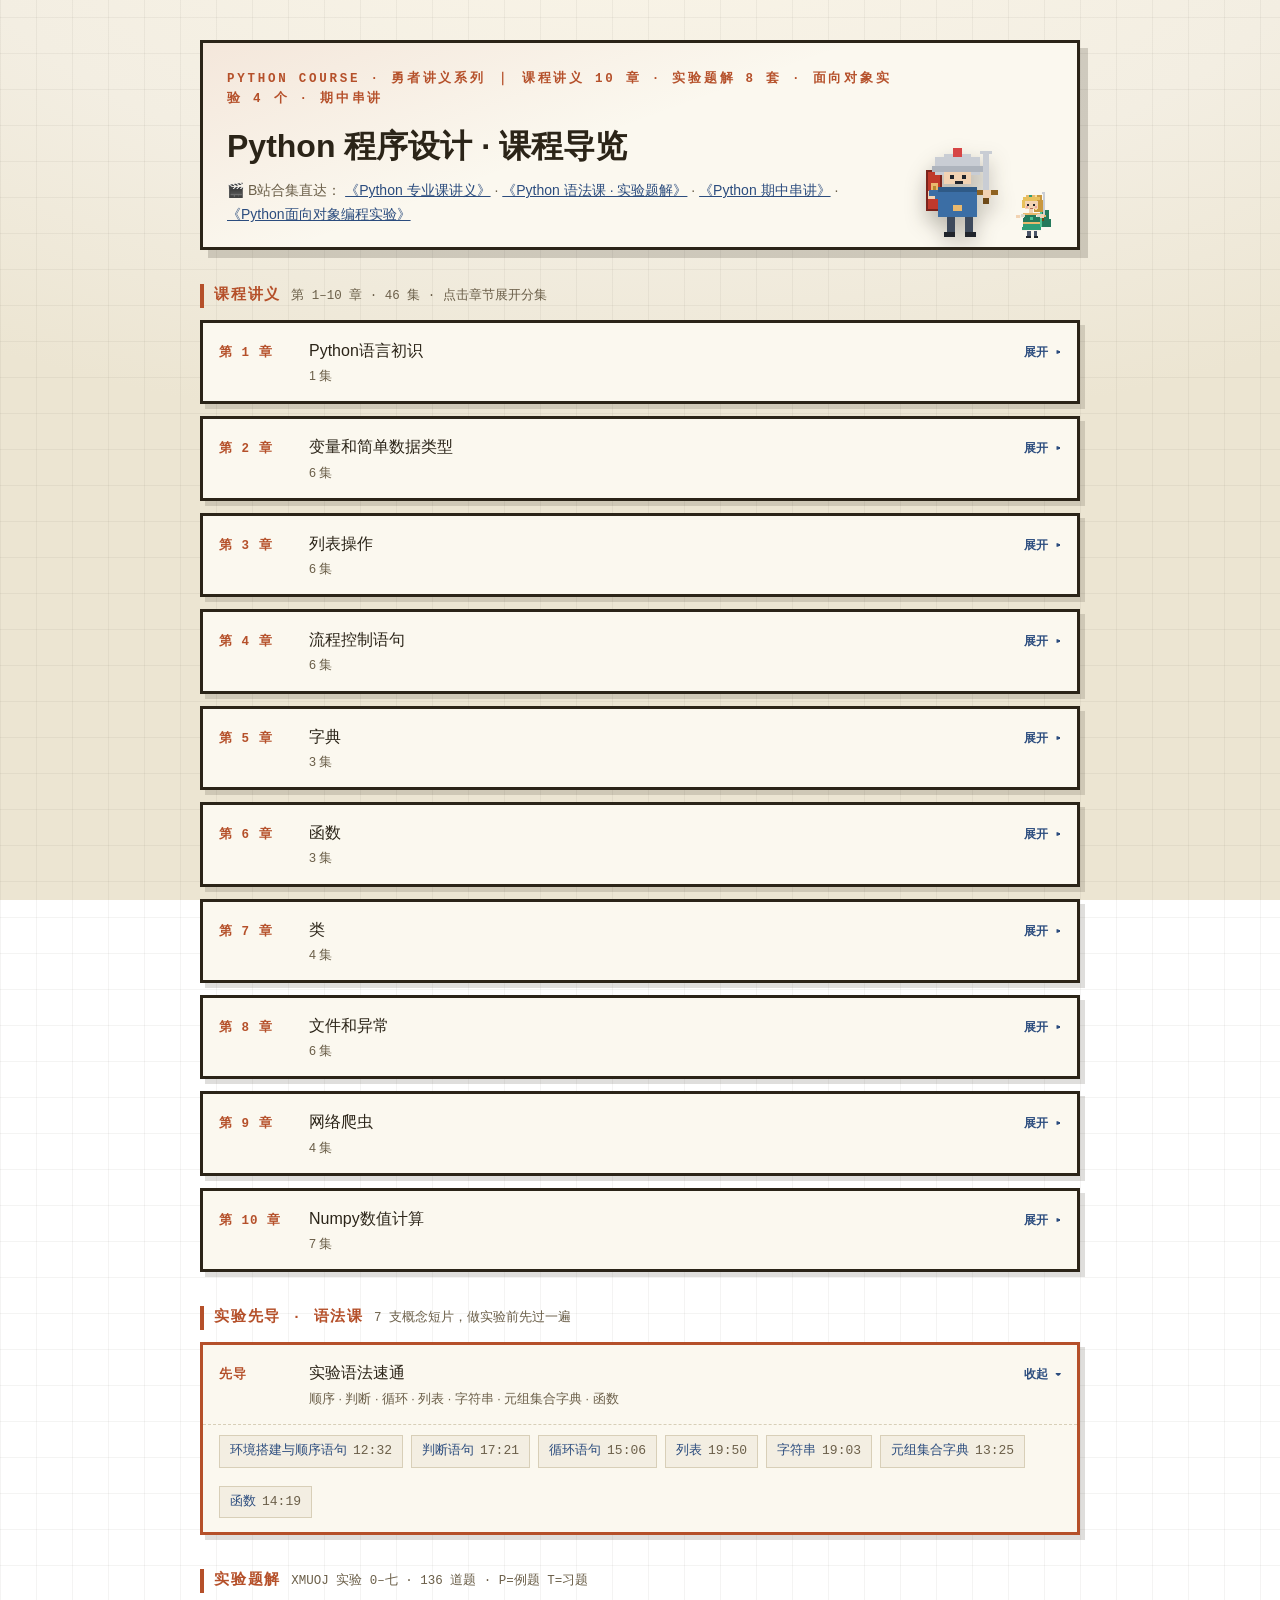
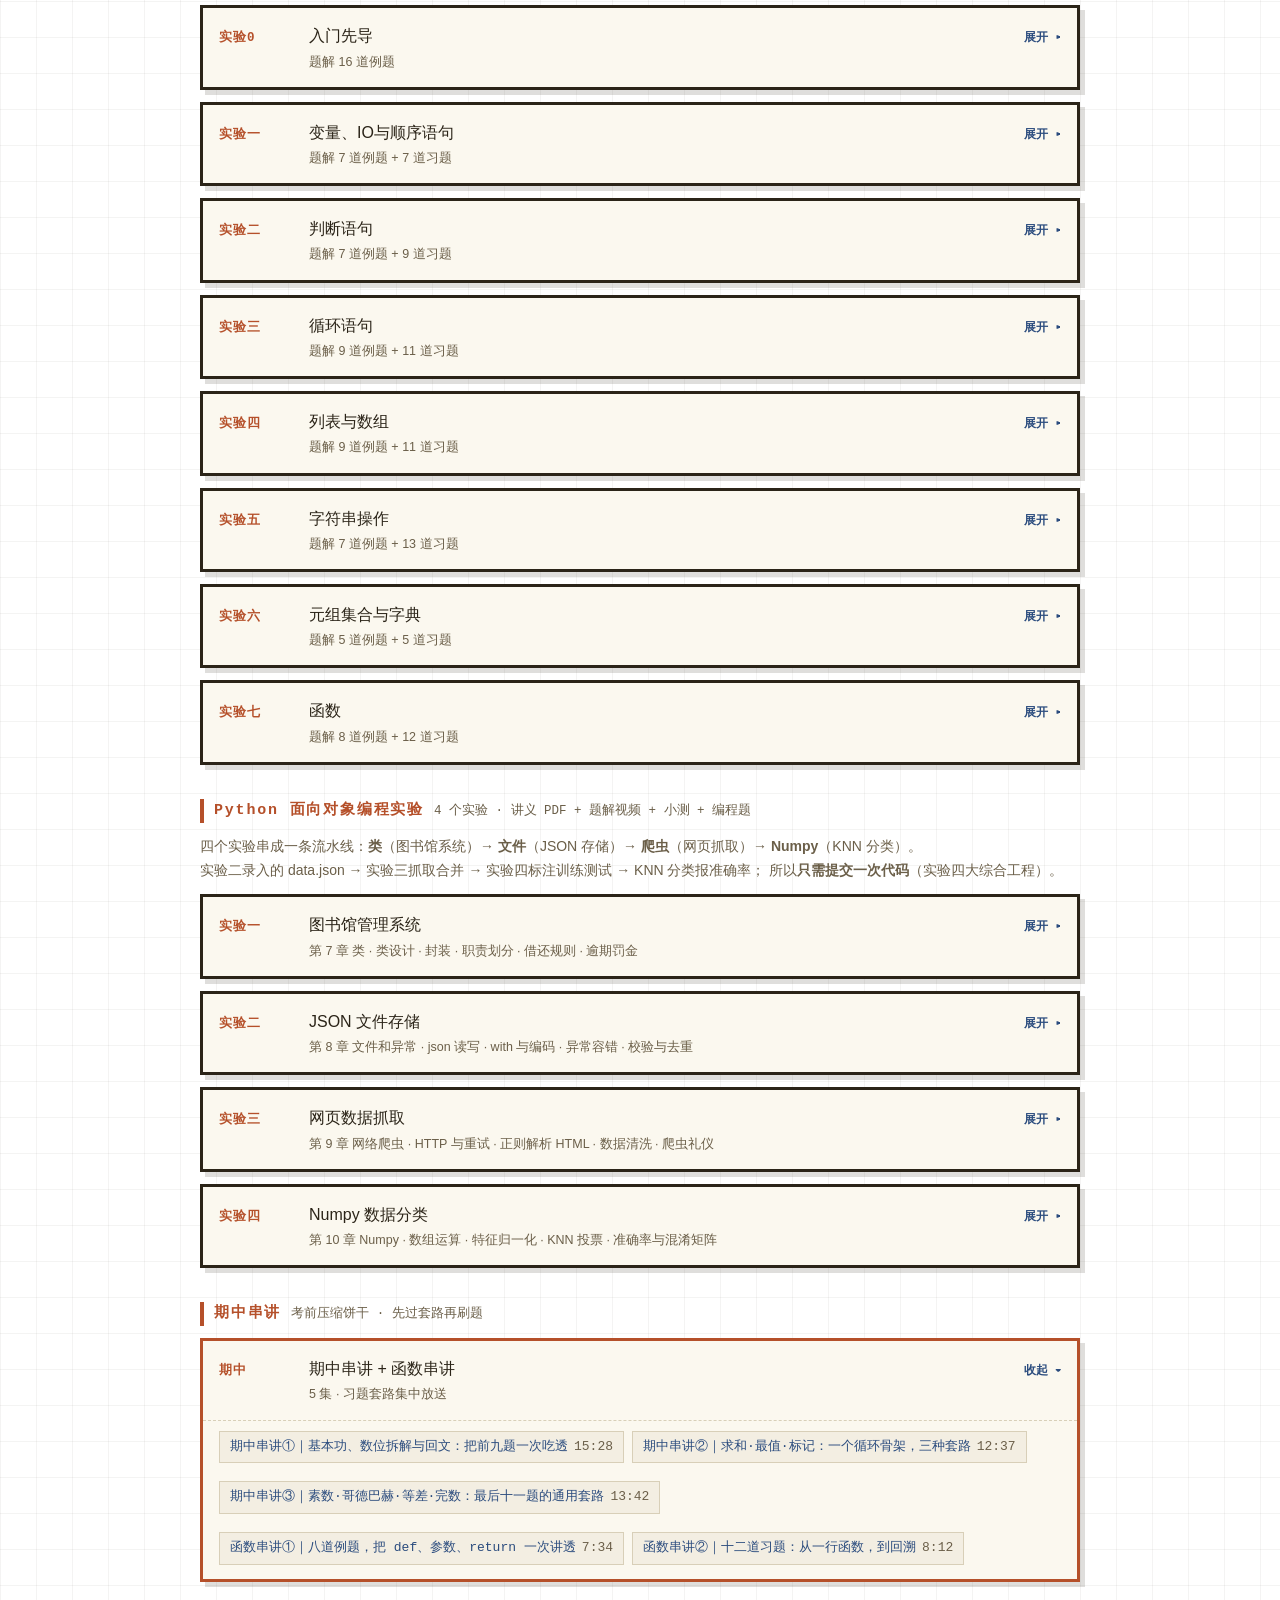
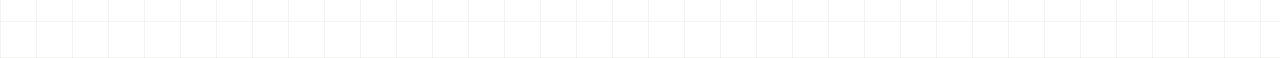
<file: PythonCourse/index.html>
<!DOCTYPE html><html lang="zh-CN"><head><meta charset="UTF-8">
<meta name="viewport" content="width=device-width,initial-scale=1">
<title>Python 程序设计 · 勇者讲义课程导览</title><style>
*{box-sizing:border-box}
body{margin:0;color:#2b2418;font:16px/1.7 -apple-system,"PingFang SC","Microsoft YaHei",sans-serif;
padding:40px max(16px,env(safe-area-inset-left)) 64px max(16px,env(safe-area-inset-right));
background:repeating-linear-gradient(0deg,rgba(43,36,24,.05) 0 1px,transparent 1px 36px),
repeating-linear-gradient(90deg,rgba(43,36,24,.05) 0 1px,transparent 1px 36px),
radial-gradient(1200px 560px at 50% -120px,#faf5e8 0%,#f3eee2 58%,#ece5d2 100%) fixed}
main{max-width:880px;margin:0 auto}
header{position:relative;padding:26px 180px 20px 24px;margin-bottom:14px;overflow:hidden;
background:linear-gradient(160deg,rgba(181,80,42,.10),transparent 46%),#fbf8ef;
border:3px solid #2b2418;box-shadow:8px 8px 0 rgba(43,36,24,.18)}
@media(max-width:700px){header{padding-right:24px}}
header::before,header::after{content:"";position:absolute;width:16px;height:16px;border:3px solid #b5502a}
header::before{top:-3px;left:-3px;border-right:none;border-bottom:none}
header::after{bottom:-3px;right:-3px;border-left:none;border-top:none}
.kicker{font:600 12.5px/1.6 ui-monospace,Menlo,monospace;letter-spacing:.22em;color:#b5502a}
h1{font-size:clamp(24px,4.4vw,32px);margin:10px 0 6px}
.lead{color:#6b5f49;font-size:14px;margin:6px 0 0}
.lead a{color:#2b4c7e}
.sprites{position:absolute;right:18px;bottom:0;display:flex;align-items:flex-end;pointer-events:none}
.sprites .h{width:120px;height:120px;image-rendering:pixelated;filter:drop-shadow(0 10px 10px rgba(43,36,24,.3))}
.sprites .v{width:60px;height:60px;image-rendering:pixelated;margin-left:-14px;margin-bottom:4px}
@media(max-width:700px){.sprites{opacity:.3}}
h2{font:600 15px/1.6 ui-monospace,Menlo,monospace;letter-spacing:.12em;color:#b5502a;margin:34px 0 12px;
border-left:4px solid #b5502a;padding-left:10px}
h2 small{color:#6b5f49;font-weight:400;letter-spacing:0;margin-left:10px}
.card{border:3px solid #2b2418;background:#fbf8ef;margin-bottom:12px;box-shadow:5px 5px 0 rgba(43,36,24,.15)}
.card summary{display:flex;gap:14px;align-items:baseline;padding:14px 16px;cursor:pointer;list-style:none}
.card summary::-webkit-details-marker{display:none}
.card:hover{border-color:#b5502a}
.card[open]{border-color:#b5502a}
.no{flex:0 0 76px;font:600 12.5px/1.7 ui-monospace,Menlo,monospace;color:#b5502a;letter-spacing:.08em}
.t{font-size:16px;min-width:0}
.sub{display:block;font-size:12.5px;color:#6b5f49;margin-top:2px}
.vc{margin-left:auto;font:600 12px/1.8 ui-monospace,Menlo,monospace;color:#2b4c7e;white-space:nowrap}
.vc::after{content:'展开 ▸'}
.card[open] .vc::after{content:'收起 ▾'}
.eps{display:flex;flex-wrap:wrap;gap:8px;padding:0 16px 14px 16px;border-top:1px dashed #d8cfb8}
a.ep{font:13px/1.6 ui-monospace,Menlo,monospace;text-decoration:none;color:#2b4c7e;
background:#f3eee2;border:1px solid #d8cfb8;padding:5px 10px;margin-top:10px}
a.ep:hover{border-color:#b5502a;color:#b5502a}
a.ep b{color:#b5502a;font-weight:600}
.dur{color:#6b5f49;margin-left:6px}
</style></head><body><main>
<header>
  <div class="kicker">PYTHON COURSE · 勇者讲义系列 ｜ 课程讲义 10 章 · 实验题解 8 套 · 面向对象实验 4 个 · 期中串讲</div>
  <h1>Python 程序设计 · 课程导览</h1>
  <p class="lead">🎬 B站合集直达：
  <a href="https://space.bilibili.com/475155110/channel/seriesdetail?sid=9361217" target="_blank" rel="noopener">《Python 专业课讲义》</a> ·
  <a href="https://space.bilibili.com/475155110/channel/seriesdetail?sid=9321748" target="_blank" rel="noopener">《Python 语法课 · 实验题解》</a> ·
  <a href="https://space.bilibili.com/475155110/channel/seriesdetail?sid=9461078" target="_blank" rel="noopener">《Python 期中串讲》</a> ·
  <a href="https://space.bilibili.com/475155110/channel/seriesdetail?sid=9600313" target="_blank" rel="noopener">《Python面向对象编程实验》</a></p>
  <div class="sprites"><img class="h" src="assets/hero.svg"><img class="v" src="assets/vera.svg"></div>
</header>

<h2>课程讲义<small>第 1–10 章 · 46 集 · 点击章节展开分集</small></h2>
<details class="card"><summary>
      <span class="no">第 1 章</span>
      <span class="t">Python语言初识<span class="sub">1 集</span></span>
      <span class="vc"></span></summary><div class="eps"><a class="ep" href="https://www.bilibili.com/video/BV1fGJd6gE2Y" target="_blank" rel="noopener"><b></b> 环境搭建与第一个程序<span class="dur">12:32</span></a></div></details><details class="card"><summary>
      <span class="no">第 2 章</span>
      <span class="t">变量和简单数据类型<span class="sub">6 集</span></span>
      <span class="vc"></span></summary><div class="eps"><a class="ep" href="https://www.bilibili.com/video/BV1xAnn6WEqK" target="_blank" rel="noopener"><b>1/6</b> 变量与常量：名字、命名与赋值<span class="dur">5:36</span></a><a class="ep" href="https://www.bilibili.com/video/BV12Ann6WE7d" target="_blank" rel="noopener"><b>2/6</b> 字符串基础：引号、转义与常用操作<span class="dur">5:20</span></a><a class="ep" href="https://www.bilibili.com/video/BV14cnn6REyr" target="_blank" rel="noopener"><b>3/6</b> 字符串方法与格式化：切片、split、f-string<span class="dur">4:48</span></a><a class="ep" href="https://www.bilibili.com/video/BV14cnn6REk5" target="_blank" rel="noopener"><b>4/6</b> 数字与运算：整数、浮点、精度与 math<span class="dur">5:01</span></a><a class="ep" href="https://www.bilibili.com/video/BV14cnn6RE7Q" target="_blank" rel="noopener"><b>5/6</b> 输入与输出：print、input 与 f-string<span class="dur">4:08</span></a><a class="ep" href="https://www.bilibili.com/video/BV1yKnn6HEEr" target="_blank" rel="noopener"><b>6/6</b> 综合与陷阱：错误、引用与实战（收官）<span class="dur">4:54</span></a></div></details><details class="card"><summary>
      <span class="no">第 3 章</span>
      <span class="t">列表操作<span class="sub">6 集</span></span>
      <span class="vc"></span></summary><div class="eps"><a class="ep" href="https://www.bilibili.com/video/BV15xnn6BERj" target="_blank" rel="noopener"><b>1/6</b> 创建、索引与添加<span class="dur">7:41</span></a><a class="ep" href="https://www.bilibili.com/video/BV1ahnn6NE91" target="_blank" rel="noopener"><b>2/6</b> 删除与组织：del、pop、remove、排序<span class="dur">6:27</span></a><a class="ep" href="https://www.bilibili.com/video/BV1Vhnn6NEPL" target="_blank" rel="noopener"><b>3/6</b> 遍历与截取：for、range 与切片<span class="dur">5:57</span></a><a class="ep" href="https://www.bilibili.com/video/BV1Vbnn6iEU8" target="_blank" rel="noopener"><b>4/6</b> 元组：不可变的序列<span class="dur">5:47</span></a><a class="ep" href="https://www.bilibili.com/video/BV1Vbnn6iE23" target="_blank" rel="noopener"><b>5/6</b> 进阶（上）：方法辨析、排序 key、推导式<span class="dur">6:04</span></a><a class="ep" href="https://www.bilibili.com/video/BV1N1nn6REE5" target="_blank" rel="noopener"><b>6/6</b> 进阶（下）：拷贝、陷阱与综合<span class="dur">5:40</span></a></div></details><details class="card"><summary>
      <span class="no">第 4 章</span>
      <span class="t">流程控制语句<span class="sub">6 集</span></span>
      <span class="vc"></span></summary><div class="eps"><a class="ep" href="https://www.bilibili.com/video/BV1ULnJ6xETt" target="_blank" rel="noopener"><b>1/6</b> 赋值、输入与输出<span class="dur">7:23</span></a><a class="ep" href="https://www.bilibili.com/video/BV1uLnJ64EH7" target="_blank" rel="noopener"><b>2/6</b> 条件语句基础<span class="dur">7:00</span></a><a class="ep" href="https://www.bilibili.com/video/BV1canJ61E3c" target="_blank" rel="noopener"><b>3/6</b> 条件进阶：真值、短路、三元、match<span class="dur">7:19</span></a><a class="ep" href="https://www.bilibili.com/video/BV1canJ61EqM" target="_blank" rel="noopener"><b>4/6</b> for 循环与 range<span class="dur">6:21</span></a><a class="ep" href="https://www.bilibili.com/video/BV1nanJ61EgB" target="_blank" rel="noopener"><b>5/6</b> while、break 与 continue<span class="dur">5:53</span></a><a class="ep" href="https://www.bilibili.com/video/BV1whnJ6jEjC" target="_blank" rel="noopener"><b>6/6</b> 循环进阶与综合<span class="dur">7:50</span></a></div></details><details class="card"><summary>
      <span class="no">第 5 章</span>
      <span class="t">字典<span class="sub">3 集</span></span>
      <span class="vc"></span></summary><div class="eps"><a class="ep" href="https://www.bilibili.com/video/BV1sZnL63ETK" target="_blank" rel="noopener"><b>1/3</b> 键值对、创建与增删改查<span class="dur">11:41</span></a><a class="ep" href="https://www.bilibili.com/video/BV1xdnL6kELS" target="_blank" rel="noopener"><b>2/3</b> 七大方法与嵌套<span class="dur">11:34</span></a><a class="ep" href="https://www.bilibili.com/video/BV1xdnL6kELr" target="_blank" rel="noopener"><b>3/3</b> 推导式、实战与作业<span class="dur">14:57</span></a></div></details><details class="card"><summary>
      <span class="no">第 6 章</span>
      <span class="t">函数<span class="sub">3 集</span></span>
      <span class="vc"></span></summary><div class="eps"><a class="ep" href="https://www.bilibili.com/video/BV1v7nj6tE2c" target="_blank" rel="noopener"><b>1/3</b> 定义、返回值与传参<span class="dur">12:15</span></a><a class="ep" href="https://www.bilibili.com/video/BV1L7nj6tEjF" target="_blank" rel="noopener"><b>2/3</b> 作用域、传递列表与模块<span class="dur">9:13</span></a><a class="ep" href="https://www.bilibili.com/video/BV157nj6tEUG" target="_blank" rel="noopener"><b>3/3</b> lambda、实例与作业<span class="dur">7:11</span></a></div></details><details class="card"><summary>
      <span class="no">第 7 章</span>
      <span class="t">类<span class="sub">4 集</span></span>
      <span class="vc"></span></summary><div class="eps"><a class="ep" href="https://www.bilibili.com/video/BV1kKnE6CECe" target="_blank" rel="noopener"><b>1/4</b> 类与对象：定义、self 与构造析构<span class="dur">9:52</span></a><a class="ep" href="https://www.bilibili.com/video/BV1CNnE65E3y" target="_blank" rel="noopener"><b>2/4</b> 类属性、三种方法与特殊方法<span class="dur">8:43</span></a><a class="ep" href="https://www.bilibili.com/video/BV1WNnE65Euw" target="_blank" rel="noopener"><b>3/4</b> 继承、MRO 与多态<span class="dur">7:37</span></a><a class="ep" href="https://www.bilibili.com/video/BV1CNnE65EV2" target="_blank" rel="noopener"><b>4/4</b> 作用域、迭代器与常见陷阱<span class="dur">11:15</span></a></div></details><details class="card"><summary>
      <span class="no">第 8 章</span>
      <span class="t">文件和异常<span class="sub">6 集</span></span>
      <span class="vc"></span></summary><div class="eps"><a class="ep" href="https://www.bilibili.com/video/BV1J3nE6gEBY" target="_blank" rel="noopener"><b>1/6</b> 打开与读取：open、模式与编码<span class="dur">11:14</span></a><a class="ep" href="https://www.bilibili.com/video/BV17LnE6qE2c" target="_blank" rel="noopener"><b>2/6</b> 写入与 with：write、flush、列表推导<span class="dur">8:39</span></a><a class="ep" href="https://www.bilibili.com/video/BV1ZLnE6qERz" target="_blank" rel="noopener"><b>3/6</b> 路径与目录：os 模块、目录树与 os.walk<span class="dur">7:24</span></a><a class="ep" href="https://www.bilibili.com/video/BV17LnE6qEQ3" target="_blank" rel="noopener"><b>4/6</b> 常见文件格式：pathlib、csv、json 与二进制<span class="dur">8:53</span></a><a class="ep" href="https://www.bilibili.com/video/BV1f5nE6MEZR" target="_blank" rel="noopener"><b>5/6</b> 异常基础：try / except / else / finally<span class="dur">8:48</span></a><a class="ep" href="https://www.bilibili.com/video/BV1E5nE6MEkg" target="_blank" rel="noopener"><b>6/6</b> raise、断言与日志<span class="dur">9:47</span></a></div></details><details class="card"><summary>
      <span class="no">第 9 章</span>
      <span class="t">网络爬虫<span class="sub">4 集</span></span>
      <span class="vc"></span></summary><div class="eps"><a class="ep" href="https://www.bilibili.com/video/BV1FpWR6JEBg" target="_blank" rel="noopener"><b>1/4</b> 爬虫原理：URL、请求响应与 robots 协议<span class="dur">6:43</span></a><a class="ep" href="https://www.bilibili.com/video/BV1E4WR62EAz" target="_blank" rel="noopener"><b>2/4</b> requests：抓取网页与响应处理<span class="dur">5:53</span></a><a class="ep" href="https://www.bilibili.com/video/BV1ExWR67Esr" target="_blank" rel="noopener"><b>3/4</b> Beautiful Soup：解析 HTML 提取数据<span class="dur">6:07</span></a><a class="ep" href="https://www.bilibili.com/video/BV1ZxWR6jERz" target="_blank" rel="noopener"><b>4/4</b> 正则表达式与进阶：cookies、登录与浏览器控制<span class="dur">6:07</span></a></div></details><details class="card"><summary>
      <span class="no">第 10 章</span>
      <span class="t">Numpy数值计算<span class="sub">7 集</span></span>
      <span class="vc"></span></summary><div class="eps"><a class="ep" href="https://www.bilibili.com/video/BV1gkWR6iERa" target="_blank" rel="noopener"><b>1/7</b> NumPy 概述：ndarray 与向量化<span class="dur">5:56</span></a><a class="ep" href="https://www.bilibili.com/video/BV1DrWR6KErg" target="_blank" rel="noopener"><b>2/7</b> 数组创建：ndim、shape 与常用函数<span class="dur">3:20</span></a><a class="ep" href="https://www.bilibili.com/video/BV1grWR6TEtF" target="_blank" rel="noopener"><b>3/7</b> 索引与切片：视图、布尔与花式索引<span class="dur">3:19</span></a><a class="ep" href="https://www.bilibili.com/video/BV1arWR6TEAm" target="_blank" rel="noopener"><b>4/7</b> 变形与转置：reshape、transpose 与 flatten<span class="dur">2:47</span></a><a class="ep" href="https://www.bilibili.com/video/BV1u1WR6eExM" target="_blank" rel="noopener"><b>5/7</b> 数值运算与广播机制<span class="dur">4:13</span></a><a class="ep" href="https://www.bilibili.com/video/BV1UyWR6PEYh" target="_blank" rel="noopener"><b>6/7</b> 自学篇：排序筛选、随机种子与数据读写<span class="dur">3:21</span></a><a class="ep" href="https://www.bilibili.com/video/BV1SyWR6PEj7" target="_blank" rel="noopener"><b>7/7</b> 综合案例：成绩分析、数据清洗与数据集<span class="dur">3:45</span></a></div></details>

<h2>实验先导 · 语法课<small>7 支概念短片，做实验前先过一遍</small></h2>
<details class="card" open><summary>
  <span class="no">先导</span>
  <span class="t">实验语法速通<span class="sub">顺序 · 判断 · 循环 · 列表 · 字符串 · 元组集合字典 · 函数</span></span>
  <span class="vc"></span></summary><div class="eps"><a class="ep" href="https://www.bilibili.com/video/BV1Ewpm6oE91" target="_blank" rel="noopener">环境搭建与顺序语句<span class="dur">12:32</span></a><a class="ep" href="https://www.bilibili.com/video/BV1zwpm6dETP" target="_blank" rel="noopener">判断语句<span class="dur">17:21</span></a><a class="ep" href="https://www.bilibili.com/video/BV1zwpm6dEL6" target="_blank" rel="noopener">循环语句<span class="dur">15:06</span></a><a class="ep" href="https://www.bilibili.com/video/BV1qTpm6pEMW" target="_blank" rel="noopener">列表<span class="dur">19:50</span></a><a class="ep" href="https://www.bilibili.com/video/BV1oTpm6pEi6" target="_blank" rel="noopener">字符串<span class="dur">19:03</span></a><a class="ep" href="https://www.bilibili.com/video/BV1qNpm69EXP" target="_blank" rel="noopener">元组集合字典<span class="dur">13:25</span></a><a class="ep" href="https://www.bilibili.com/video/BV1qNpm69Eqx" target="_blank" rel="noopener">函数<span class="dur">14:19</span></a></div></details>

<h2>实验题解<small>XMUOJ 实验 0–七 · 136 道题 · P=例题 T=习题</small></h2>
<details class="card"><summary>
      <span class="no">实验0</span>
      <span class="t">入门先导<span class="sub">题解 16 道例题</span></span>
      <span class="vc"></span></summary><div class="eps"><a class="ep" href="https://www.bilibili.com/video/BV1VHJy6vEo5" target="_blank" rel="noopener"><b>P01</b> A+B<span class="dur">4:51</span></a><a class="ep" href="https://www.bilibili.com/video/BV189J16aETW" target="_blank" rel="noopener"><b>P02</b> 简单乘积<span class="dur">5:14</span></a><a class="ep" href="https://www.bilibili.com/video/BV134Jy6wErg" target="_blank" rel="noopener"><b>P03</b> 差<span class="dur">5:01</span></a><a class="ep" href="https://www.bilibili.com/video/BV134Jy6wEmE" target="_blank" rel="noopener"><b>P04</b> 圆的面积<span class="dur">4:52</span></a><a class="ep" href="https://www.bilibili.com/video/BV1GsJy6YEmG" target="_blank" rel="noopener"><b>P05</b> 球的体积<span class="dur">4:56</span></a><a class="ep" href="https://www.bilibili.com/video/BV189J16aEgn" target="_blank" rel="noopener"><b>P06</b> 燃料消耗<span class="dur">4:40</span></a><a class="ep" href="https://www.bilibili.com/video/BV1S9J16aEse" target="_blank" rel="noopener"><b>P07</b> 名字的三种形式<span class="dur">5:24</span></a><a class="ep" href="https://www.bilibili.com/video/BV1mZJ16fEMU" target="_blank" rel="noopener"><b>P08</b> 名单的首尾<span class="dur">5:00</span></a><a class="ep" href="https://www.bilibili.com/video/BV14ZJ16fECr" target="_blank" rel="noopener"><b>P09</b> 收集摩托车<span class="dur">5:16</span></a><a class="ep" href="https://www.bilibili.com/video/BV1toJ168EdM" target="_blank" rel="noopener"><b>P10</b> 列表大扫除<span class="dur">5:42</span></a><a class="ep" href="https://www.bilibili.com/video/BV1toJ168EEB" target="_blank" rel="noopener"><b>P11</b> 名言<span class="dur">4:58</span></a><a class="ep" href="https://www.bilibili.com/video/BV1toJ168E7N" target="_blank" rel="noopener"><b>P12</b> 去除空白<span class="dur">4:47</span></a><a class="ep" href="https://www.bilibili.com/video/BV16VJ26UETd" target="_blank" rel="noopener"><b>P13</b> 嘉宾名单<span class="dur">5:16</span></a><a class="ep" href="https://www.bilibili.com/video/BV16VJ26UEwV" target="_blank" rel="noopener"><b>P14</b> 放眼世界<span class="dur">6:15</span></a><a class="ep" href="https://www.bilibili.com/video/BV1LnJy6KE7p" target="_blank" rel="noopener"><b>P15</b> 嘉宾人数<span class="dur">4:59</span></a><a class="ep" href="https://www.bilibili.com/video/BV1FVJ26SECo" target="_blank" rel="noopener"><b>P16</b> 最小数和它的位置<span class="dur">5:37</span></a></div></details><details class="card"><summary>
      <span class="no">实验一</span>
      <span class="t">变量、IO与顺序语句<span class="sub">题解 7 道例题 + 7 道习题</span></span>
      <span class="vc"></span></summary><div class="eps"><a class="ep" href="https://www.bilibili.com/video/BV1BGJy6rEfr" target="_blank" rel="noopener"><b>P01</b> 平均数1<span class="dur">5:05</span></a><a class="ep" href="https://www.bilibili.com/video/BV1CAJy6mENb" target="_blank" rel="noopener"><b>P02</b> 工资<span class="dur">5:09</span></a><a class="ep" href="https://www.bilibili.com/video/BV1AAJy6UESp" target="_blank" rel="noopener"><b>P03</b> 油耗<span class="dur">4:43</span></a><a class="ep" href="https://www.bilibili.com/video/BV1WCJy6nEsL" target="_blank" rel="noopener"><b>P04</b> 两点间的距离<span class="dur">4:57</span></a><a class="ep" href="https://www.bilibili.com/video/BV1nMJy65EkH" target="_blank" rel="noopener"><b>P05</b> 钞票<span class="dur">5:42</span></a><a class="ep" href="https://www.bilibili.com/video/BV1WCJy6nESD" target="_blank" rel="noopener"><b>P06</b> 时间转换<span class="dur">4:42</span></a><a class="ep" href="https://www.bilibili.com/video/BV1nMJy65Ez5" target="_blank" rel="noopener"><b>P07</b> 天数转换<span class="dur">5:02</span></a><a class="ep" href="https://www.bilibili.com/video/BV1nMJy65EX7" target="_blank" rel="noopener"><b>T01</b> 简单计算<span class="dur">5:09</span></a><a class="ep" href="https://www.bilibili.com/video/BV1HKJy61Em2" target="_blank" rel="noopener"><b>T02</b> 面积<span class="dur">5:28</span></a><a class="ep" href="https://www.bilibili.com/video/BV1HKJy61EV3" target="_blank" rel="noopener"><b>T03</b> 平均数2<span class="dur">4:58</span></a><a class="ep" href="https://www.bilibili.com/video/BV1rKJy61Eix" target="_blank" rel="noopener"><b>T04</b> 工资和奖金<span class="dur">5:34</span></a><a class="ep" href="https://www.bilibili.com/video/BV19AJ16iEim" target="_blank" rel="noopener"><b>T05</b> 最大值<span class="dur">4:35</span></a><a class="ep" href="https://www.bilibili.com/video/BV1kDJ26WEph" target="_blank" rel="noopener"><b>T06</b> 距离<span class="dur">5:04</span></a><a class="ep" href="https://www.bilibili.com/video/BV1wDJ26WEHZ" target="_blank" rel="noopener"><b>T07</b> 钞票和硬币<span class="dur">7:31</span></a></div></details><details class="card"><summary>
      <span class="no">实验二</span>
      <span class="t">判断语句<span class="sub">题解 7 道例题 + 9 道习题</span></span>
      <span class="vc"></span></summary><div class="eps"><a class="ep" href="https://www.bilibili.com/video/BV1LjJk6cEg7" target="_blank" rel="noopener"><b>P01</b> 倍数<span class="dur">4:23</span></a><a class="ep" href="https://www.bilibili.com/video/BV1vjJk6cEdW" target="_blank" rel="noopener"><b>P02</b> 零食<span class="dur">4:07</span></a><a class="ep" href="https://www.bilibili.com/video/BV1KYJk6JEZk" target="_blank" rel="noopener"><b>P03</b> 区间<span class="dur">4:32</span></a><a class="ep" href="https://www.bilibili.com/video/BV14YJk6JE7s" target="_blank" rel="noopener"><b>P04</b> 三角形<span class="dur">4:21</span></a><a class="ep" href="https://www.bilibili.com/video/BV1ThJk6DEky" target="_blank" rel="noopener"><b>P05</b> 游戏时间<span class="dur">4:12</span></a><a class="ep" href="https://www.bilibili.com/video/BV1exJ266EYt" target="_blank" rel="noopener"><b>P06</b> 加薪<span class="dur">4:43</span></a><a class="ep" href="https://www.bilibili.com/video/BV1LsJ263Eud" target="_blank" rel="noopener"><b>P07</b> 动物<span class="dur">4:20</span></a><a class="ep" href="https://www.bilibili.com/video/BV1NiJk67EWv" target="_blank" rel="noopener"><b>T01</b> 选择练习1<span class="dur">4:22</span></a><a class="ep" href="https://www.bilibili.com/video/BV1siJk67EoY" target="_blank" rel="noopener"><b>T02</b> DDD<span class="dur">4:14</span></a><a class="ep" href="https://www.bilibili.com/video/BV1NiJk67ECJ" target="_blank" rel="noopener"><b>T03</b> 点的坐标<span class="dur">4:33</span></a><a class="ep" href="https://www.bilibili.com/video/BV1vsJ263EiG" target="_blank" rel="noopener"><b>T04</b> 三角形类型<span class="dur">4:46</span></a><a class="ep" href="https://www.bilibili.com/video/BV1xeJk6UEoL" target="_blank" rel="noopener"><b>T05</b> 游戏时间2<span class="dur">4:24</span></a><a class="ep" href="https://www.bilibili.com/video/BV1KeJk6UESP" target="_blank" rel="noopener"><b>T06</b> 税<span class="dur">4:24</span></a><a class="ep" href="https://www.bilibili.com/video/BV15sJ263EmJ" target="_blank" rel="noopener"><b>T07</b> 简单排序<span class="dur">4:34</span></a><a class="ep" href="https://www.bilibili.com/video/BV184Jk6WERr" target="_blank" rel="noopener"><b>T08</b> 一元二次方程公式<span class="dur">4:36</span></a><a class="ep" href="https://www.bilibili.com/video/BV1XbJ26BEvR" target="_blank" rel="noopener"><b>T09</b> 平均数3<span class="dur">4:47</span></a></div></details><details class="card"><summary>
      <span class="no">实验三</span>
      <span class="t">循环语句<span class="sub">题解 9 道例题 + 11 道习题</span></span>
      <span class="vc"></span></summary><div class="eps"><a class="ep" href="https://www.bilibili.com/video/BV13hJ26TEdH" target="_blank" rel="noopener"><b>P01</b> 偶数<span class="dur">3:51</span></a><a class="ep" href="https://www.bilibili.com/video/BV1uvJ26eE8L" target="_blank" rel="noopener"><b>P02</b> 奇数<span class="dur">3:43</span></a><a class="ep" href="https://www.bilibili.com/video/BV18vJ26eEAu" target="_blank" rel="noopener"><b>P03</b> 正数<span class="dur">3:56</span></a><a class="ep" href="https://www.bilibili.com/video/BV1PsJ16pE4K" target="_blank" rel="noopener"><b>P04</b> 连续奇数的和1<span class="dur">3:42</span></a><a class="ep" href="https://www.bilibili.com/video/BV1uvJ26eEWN" target="_blank" rel="noopener"><b>P05</b> 最大数和它的位置<span class="dur">4:16</span></a><a class="ep" href="https://www.bilibili.com/video/BV1geJ26NEAo" target="_blank" rel="noopener"><b>P06</b> 递增序列<span class="dur">4:11</span></a><a class="ep" href="https://www.bilibili.com/video/BV1geJ26NEjC" target="_blank" rel="noopener"><b>P07</b> 连续整数相加<span class="dur">4:11</span></a><a class="ep" href="https://www.bilibili.com/video/BV1xcJ26oEWK" target="_blank" rel="noopener"><b>P08</b> 约数<span class="dur">4:00</span></a><a class="ep" href="https://www.bilibili.com/video/BV1xcJ26oE5N" target="_blank" rel="noopener"><b>P09</b> PUM<span class="dur">4:28</span></a><a class="ep" href="https://www.bilibili.com/video/BV1xcJ26oEMK" target="_blank" rel="noopener"><b>T01</b> 余数<span class="dur">3:49</span></a><a class="ep" href="https://www.bilibili.com/video/BV14FJ26tEBR" target="_blank" rel="noopener"><b>T02</b> 六个奇数<span class="dur">3:49</span></a><a class="ep" href="https://www.bilibili.com/video/BV14FJ26tENi" target="_blank" rel="noopener"><b>T03</b> 乘法表<span class="dur">4:23</span></a><a class="ep" href="https://www.bilibili.com/video/BV14FJ26tEEH" target="_blank" rel="noopener"><b>T04</b> 实验<span class="dur">4:24</span></a><a class="ep" href="https://www.bilibili.com/video/BV1WPJ26REZ3" target="_blank" rel="noopener"><b>T05</b> 区间2<span class="dur">4:20</span></a><a class="ep" href="https://www.bilibili.com/video/BV1sPJ26dEim" target="_blank" rel="noopener"><b>T06</b> 连续奇数的和2<span class="dur">4:20</span></a><a class="ep" href="https://www.bilibili.com/video/BV12EJ16xEtc" target="_blank" rel="noopener"><b>T07</b> 简单斐波那契<span class="dur">4:01</span></a><a class="ep" href="https://www.bilibili.com/video/BV1sPJ26REua" target="_blank" rel="noopener"><b>T08</b> 数字序列和它的和<span class="dur">4:16</span></a><a class="ep" href="https://www.bilibili.com/video/BV1WPJ26RERF" target="_blank" rel="noopener"><b>T09</b> 完全数<span class="dur">4:02</span></a><a class="ep" href="https://www.bilibili.com/video/BV1NAJ264EYF" target="_blank" rel="noopener"><b>T10</b> 质数<span class="dur">4:00</span></a><a class="ep" href="https://www.bilibili.com/video/BV1xAJ26xEgf" target="_blank" rel="noopener"><b>T11</b> 菱形<span class="dur">4:41</span></a></div></details><details class="card"><summary>
      <span class="no">实验四</span>
      <span class="t">列表与数组<span class="sub">题解 9 道例题 + 11 道习题</span></span>
      <span class="vc"></span></summary><div class="eps"><a class="ep" href="https://www.bilibili.com/video/BV1n9J26HEsV" target="_blank" rel="noopener"><b>P01</b> 数组替换<span class="dur">4:45</span></a><a class="ep" href="https://www.bilibili.com/video/BV1cQJ26XEij" target="_blank" rel="noopener"><b>P02</b> 数组填充<span class="dur">4:18</span></a><a class="ep" href="https://www.bilibili.com/video/BV1cQJ26XEXh" target="_blank" rel="noopener"><b>P03</b> 数组选择<span class="dur">4:10</span></a><a class="ep" href="https://www.bilibili.com/video/BV1nQJ26XE92" target="_blank" rel="noopener"><b>P04</b> 数组中的行<span class="dur">7:13</span></a><a class="ep" href="https://www.bilibili.com/video/BV1NyJ26tE4c" target="_blank" rel="noopener"><b>P05</b> 数组的右上半部分<span class="dur">7:09</span></a><a class="ep" href="https://www.bilibili.com/video/BV1NyJ26tEgp" target="_blank" rel="noopener"><b>P06</b> 数组的左上半部分<span class="dur">6:36</span></a><a class="ep" href="https://www.bilibili.com/video/BV1NyJ26tEPe" target="_blank" rel="noopener"><b>P07</b> 数组的上方区域<span class="dur">6:36</span></a><a class="ep" href="https://www.bilibili.com/video/BV1NkJ26fEf6" target="_blank" rel="noopener"><b>P08</b> 数组的左方区域<span class="dur">6:28</span></a><a class="ep" href="https://www.bilibili.com/video/BV1NkJ26fECQ" target="_blank" rel="noopener"><b>P09</b> 平方矩阵 I<span class="dur">4:17</span></a><a class="ep" href="https://www.bilibili.com/video/BV1NkJ26fEUN" target="_blank" rel="noopener"><b>T01</b> 数组变换<span class="dur">5:35</span></a><a class="ep" href="https://www.bilibili.com/video/BV1WmJ26xEQ1" target="_blank" rel="noopener"><b>T02</b> 斐波那契数列<span class="dur">4:13</span></a><a class="ep" href="https://www.bilibili.com/video/BV1WmJ26xE4w" target="_blank" rel="noopener"><b>T03</b> 最小数和它的位置<span class="dur">3:53</span></a><a class="ep" href="https://www.bilibili.com/video/BV1AmJ26xEeH" target="_blank" rel="noopener"><b>T04</b> 数组中的列<span class="dur">6:27</span></a><a class="ep" href="https://www.bilibili.com/video/BV1s1J26oEgR" target="_blank" rel="noopener"><b>T05</b> 数组的右下半部分<span class="dur">6:45</span></a><a class="ep" href="https://www.bilibili.com/video/BV1y1J26oEkf" target="_blank" rel="noopener"><b>T06</b> 数组的左下半部分<span class="dur">6:35</span></a><a class="ep" href="https://www.bilibili.com/video/BV1dAJm65Ev1" target="_blank" rel="noopener"><b>T07</b> 数组的下方区域<span class="dur">6:40</span></a><a class="ep" href="https://www.bilibili.com/video/BV1dAJm65Eet" target="_blank" rel="noopener"><b>T08</b> 数组的右方区域<span class="dur">6:33</span></a><a class="ep" href="https://www.bilibili.com/video/BV1jAJm6LEni" target="_blank" rel="noopener"><b>T09</b> 平方矩阵 II<span class="dur">4:35</span></a><a class="ep" href="https://www.bilibili.com/video/BV1oAJm65EFP" target="_blank" rel="noopener"><b>T10</b> 平方矩阵 III<span class="dur">4:41</span></a><a class="ep" href="https://www.bilibili.com/video/BV1qcJm62Egk" target="_blank" rel="noopener"><b>T11</b> 蛇形矩阵<span class="dur">4:20</span></a></div></details><details class="card"><summary>
      <span class="no">实验五</span>
      <span class="t">字符串操作<span class="sub">题解 7 道例题 + 13 道习题</span></span>
      <span class="vc"></span></summary><div class="eps"><a class="ep" href="https://www.bilibili.com/video/BV1WKJ26WETb" target="_blank" rel="noopener"><b>P01</b> 字符串长度<span class="dur">3:48</span></a><a class="ep" href="https://www.bilibili.com/video/BV1dPJm6CEtV" target="_blank" rel="noopener"><b>P02</b> 字符串中的数字个数<span class="dur">4:02</span></a><a class="ep" href="https://www.bilibili.com/video/BV1dPJm6CExm" target="_blank" rel="noopener"><b>P03</b> 循环相克令<span class="dur">4:22</span></a><a class="ep" href="https://www.bilibili.com/video/BV1LPJm6yEE5" target="_blank" rel="noopener"><b>P04</b> 字符串加空格<span class="dur">4:13</span></a><a class="ep" href="https://www.bilibili.com/video/BV1foJ26EEyf" target="_blank" rel="noopener"><b>P05</b> 替换字符<span class="dur">4:08</span></a><a class="ep" href="https://www.bilibili.com/video/BV1JoJ26JEHE" target="_blank" rel="noopener"><b>P06</b> 字符串插入<span class="dur">4:15</span></a><a class="ep" href="https://www.bilibili.com/video/BV1PKJ26sEFq" target="_blank" rel="noopener"><b>P07</b> 只出现一次的字符<span class="dur">4:10</span></a><a class="ep" href="https://www.bilibili.com/video/BV1foJ26EECp" target="_blank" rel="noopener"><b>T01</b> 字符串匹配<span class="dur">4:14</span></a><a class="ep" href="https://www.bilibili.com/video/BV1FRJ26DEBQ" target="_blank" rel="noopener"><b>T02</b> 忽略大小写比较字符串大小<span class="dur">3:59</span></a><a class="ep" href="https://www.bilibili.com/video/BV1kRp26hEs9" target="_blank" rel="noopener"><b>T03</b> 去掉多余的空格<span class="dur">4:01</span></a><a class="ep" href="https://www.bilibili.com/video/BV1FRJ26DEHo" target="_blank" rel="noopener"><b>T04</b> 信息加密<span class="dur">4:11</span></a><a class="ep" href="https://www.bilibili.com/video/BV1JRJ26DEiH" target="_blank" rel="noopener"><b>T05</b> 输出字符串<span class="dur">4:12</span></a><a class="ep" href="https://www.bilibili.com/video/BV1qFJm67EDv" target="_blank" rel="noopener"><b>T06</b> 单词替换<span class="dur">4:07</span></a><a class="ep" href="https://www.bilibili.com/video/BV1oFJm6jEfX" target="_blank" rel="noopener"><b>T07</b> 字符串中最长的连续出现的字符<span class="dur">4:11</span></a><a class="ep" href="https://www.bilibili.com/video/BV1oFJm6jE9g" target="_blank" rel="noopener"><b>T08</b> 最长单词<span class="dur">3:58</span></a><a class="ep" href="https://www.bilibili.com/video/BV11Up26vEJY" target="_blank" rel="noopener"><b>T09</b> 倒排单词<span class="dur">3:41</span></a><a class="ep" href="https://www.bilibili.com/video/BV1ZZJ26mEfj" target="_blank" rel="noopener"><b>T10</b> 字符串移位包含问题<span class="dur">3:50</span></a><a class="ep" href="https://www.bilibili.com/video/BV1fZJ26mEEo" target="_blank" rel="noopener"><b>T11</b> 字符串乘方<span class="dur">4:00</span></a><a class="ep" href="https://www.bilibili.com/video/BV1fyJ66AEmY" target="_blank" rel="noopener"><b>T12</b> 字符串最大跨距<span class="dur">4:00</span></a><a class="ep" href="https://www.bilibili.com/video/BV1EZJ26UEcJ" target="_blank" rel="noopener"><b>T13</b> 最长公共字符串后缀<span class="dur">4:07</span></a></div></details><details class="card"><summary>
      <span class="no">实验六</span>
      <span class="t">元组集合与字典<span class="sub">题解 5 道例题 + 5 道习题</span></span>
      <span class="vc"></span></summary><div class="eps"><a class="ep" href="https://www.bilibili.com/video/BV1GtJ26uEoG" target="_blank" rel="noopener"><b>P01</b> 不同正整数的个数<span class="dur">4:07</span></a><a class="ep" href="https://www.bilibili.com/video/BV1HgJ26DEi5" target="_blank" rel="noopener"><b>P02</b> 模拟散列表<span class="dur">3:54</span></a><a class="ep" href="https://www.bilibili.com/video/BV1GtJ26uEfV" target="_blank" rel="noopener"><b>P03</b> 字符串赋值<span class="dur">4:16</span></a><a class="ep" href="https://www.bilibili.com/video/BV17JJ26yEFe" target="_blank" rel="noopener"><b>P04</b> 门禁系统<span class="dur">3:49</span></a><a class="ep" href="https://www.bilibili.com/video/BV1jJJ26yErt" target="_blank" rel="noopener"><b>P05</b> 数字排序<span class="dur">4:02</span></a><a class="ep" href="https://www.bilibili.com/video/BV1jJJ26yEhG" target="_blank" rel="noopener"><b>T01</b> 奇偶<span class="dur">4:12</span></a><a class="ep" href="https://www.bilibili.com/video/BV1ngJ26DEZz" target="_blank" rel="noopener"><b>T02</b> 字符串<span class="dur">4:04</span></a><a class="ep" href="https://www.bilibili.com/video/BV17EJ26LEn7" target="_blank" rel="noopener"><b>T03</b> 查找<span class="dur">4:06</span></a><a class="ep" href="https://www.bilibili.com/video/BV1rgJ26DE4T" target="_blank" rel="noopener"><b>T04</b> 出现次数最多的数<span class="dur">3:59</span></a><a class="ep" href="https://www.bilibili.com/video/BV17EJ26LEQt" target="_blank" rel="noopener"><b>T05</b> 子串计算<span class="dur">4:23</span></a></div></details><details class="card"><summary>
      <span class="no">实验七</span>
      <span class="t">函数<span class="sub">题解 8 道例题 + 12 道习题</span></span>
      <span class="vc"></span></summary><div class="eps"><a class="ep" href="https://www.bilibili.com/video/BV1oXJk6vEac" target="_blank" rel="noopener"><b>P01</b> n的阶乘<span class="dur">3:52</span></a><a class="ep" href="https://www.bilibili.com/video/BV1GnJk6tEBY" target="_blank" rel="noopener"><b>P02</b> x和y的最大值<span class="dur">3:43</span></a><a class="ep" href="https://www.bilibili.com/video/BV1jHJ26VEsr" target="_blank" rel="noopener"><b>P03</b> 最大公约数<span class="dur">4:00</span></a><a class="ep" href="https://www.bilibili.com/video/BV1LHJ26VEmP" target="_blank" rel="noopener"><b>P04</b> 交换数值<span class="dur">3:54</span></a><a class="ep" href="https://www.bilibili.com/video/BV1LHJ26VEQG" target="_blank" rel="noopener"><b>P05</b> 打印数字<span class="dur">3:59</span></a><a class="ep" href="https://www.bilibili.com/video/BV1UBJ26aEco" target="_blank" rel="noopener"><b>P06</b> 打印矩阵<span class="dur">4:18</span></a><a class="ep" href="https://www.bilibili.com/video/BV1aWJk6xEHZ" target="_blank" rel="noopener"><b>P07</b> 递归求阶乘<span class="dur">4:02</span></a><a class="ep" href="https://www.bilibili.com/video/BV1bBJ26aEMQ" target="_blank" rel="noopener"><b>P08</b> 递归求斐波那契数列<span class="dur">3:55</span></a><a class="ep" href="https://www.bilibili.com/video/BV13HJk6oEo9" target="_blank" rel="noopener"><b>T01</b> 绝对值<span class="dur">3:45</span></a><a class="ep" href="https://www.bilibili.com/video/BV1tBJ26aEZe" target="_blank" rel="noopener"><b>T02</b> 两个数的和<span class="dur">3:42</span></a><a class="ep" href="https://www.bilibili.com/video/BV1aHJk6oERw" target="_blank" rel="noopener"><b>T03</b> 区间求和<span class="dur">4:10</span></a><a class="ep" href="https://www.bilibili.com/video/BV1j5Jk6aE3R" target="_blank" rel="noopener"><b>T04</b> 最小公倍数<span class="dur">4:06</span></a><a class="ep" href="https://www.bilibili.com/video/BV1bqJ26AEK6" target="_blank" rel="noopener"><b>T05</b> 复制数组<span class="dur">4:28</span></a><a class="ep" href="https://www.bilibili.com/video/BV1uqJ26AEVy" target="_blank" rel="noopener"><b>T06</b> 打印字符串<span class="dur">3:53</span></a><a class="ep" href="https://www.bilibili.com/video/BV1KrJ268EeB" target="_blank" rel="noopener"><b>T07</b> 数组翻转<span class="dur">4:16</span></a><a class="ep" href="https://www.bilibili.com/video/BV1KrJ268Eqq" target="_blank" rel="noopener"><b>T08</b> 数组去重<span class="dur">4:14</span></a><a class="ep" href="https://www.bilibili.com/video/BV14rJ268EJH" target="_blank" rel="noopener"><b>T09</b> 数组排序<span class="dur">4:30</span></a><a class="ep" href="https://www.bilibili.com/video/BV14rJ268EuK" target="_blank" rel="noopener"><b>T10</b> 跳台阶<span class="dur">3:56</span></a><a class="ep" href="https://www.bilibili.com/video/BV1m6J26cEEE" target="_blank" rel="noopener"><b>T11</b> 走方格<span class="dur">3:58</span></a><a class="ep" href="https://www.bilibili.com/video/BV1T6J26cEBH" target="_blank" rel="noopener"><b>T12</b> 排列<span class="dur">4:32</span></a></div></details>


<h2>Python 面向对象编程实验<small>4 个实验 · 讲义 PDF + 题解视频 + 小测 + 编程题</small></h2>
<p class="lead" style="margin:0 0 12px">四个实验串成一条流水线：<b>类</b>（图书馆系统）→ <b>文件</b>（JSON 存储）→
<b>爬虫</b>（网页抓取）→ <b>Numpy</b>（KNN 分类）。<br>
实验二录入的 data.json → 实验三抓取合并 → 实验四标注训练测试 → KNN 分类报准确率；
所以<b>只需提交一次代码</b>（实验四大综合工程）。</p>
<details class="card"><summary>
      <span class="no">实验一</span>
      <span class="t">图书馆管理系统<span class="sub">第 7 章 类 · 类设计 · 封装 · 职责划分 · 借还规则 · 逾期罚金</span></span>
      <span class="vc"></span></summary><div class="eps">
      <a class="ep" href="assets/labs/Lab1_实验指导书.pdf" target="_blank" rel="noopener">📘 实验指导书 PDF</a>
      <a class="ep" href="https://xmuoj.com/contest/494" target="_blank" rel="noopener">💻 编程题 EXP1.1–1.3</a>
      <a class="ep" href="https://xmuoj.com/PixelTyper/" target="_blank" rel="noopener">⌨️ PixelTyper 打字关</a>
      <a class="ep" href="https://lnt.xmu.edu.cn/course/111920/content#/" target="_blank" rel="noopener">📝 课程小测（LNT）</a>
      <a class="ep" href="https://www.bilibili.com/video/BV1Bisy6XEap" target="_blank" rel="noopener">图书库存借还模拟<span class="dur">7:22</span></a><a class="ep" href="https://www.bilibili.com/video/BV1qisy6XEUQ" target="_blank" rel="noopener">读者借阅额度校验<span class="dur">6:45</span></a><a class="ep" href="https://www.bilibili.com/video/BV1Bvsy6WE23" target="_blank" rel="noopener">逾期天数与罚金<span class="dur">6:17</span></a></div></details><details class="card"><summary>
      <span class="no">实验二</span>
      <span class="t">JSON 文件存储<span class="sub">第 8 章 文件和异常 · json 读写 · with 与编码 · 异常容错 · 校验与去重</span></span>
      <span class="vc"></span></summary><div class="eps">
      <a class="ep" href="assets/labs/Lab2_实验指导书.pdf" target="_blank" rel="noopener">📘 实验指导书 PDF</a>
      <a class="ep" href="https://xmuoj.com/contest/494" target="_blank" rel="noopener">💻 编程题 EXP2.1–2.3</a>
      <a class="ep" href="https://xmuoj.com/PixelTyper/" target="_blank" rel="noopener">⌨️ PixelTyper 打字关</a>
      <a class="ep" href="https://lnt.xmu.edu.cn/course/111920/content#/" target="_blank" rel="noopener">📝 课程小测（LNT）</a>
      <a class="ep" href="https://www.bilibili.com/video/BV1fvsy6WEFn" target="_blank" rel="noopener">国家数据校验<span class="dur">6:07</span></a><a class="ep" href="https://www.bilibili.com/video/BV1Rcsy62Eou" target="_blank" rel="noopener">两批数据合并去重<span class="dur">5:31</span></a><a class="ep" href="https://www.bilibili.com/video/BV1GKsy65Ery" target="_blank" rel="noopener">JSON 容错解析<span class="dur">5:00</span></a></div></details><details class="card"><summary>
      <span class="no">实验三</span>
      <span class="t">网页数据抓取<span class="sub">第 9 章 网络爬虫 · HTTP 与重试 · 正则解析 HTML · 数据清洗 · 爬虫礼仪</span></span>
      <span class="vc"></span></summary><div class="eps">
      <a class="ep" href="assets/labs/Lab3_实验指导书.pdf" target="_blank" rel="noopener">📘 实验指导书 PDF</a>
      <a class="ep" href="https://xmuoj.com/contest/494" target="_blank" rel="noopener">💻 编程题 EXP3.1–3.3</a>
      <a class="ep" href="https://xmuoj.com/PixelTyper/" target="_blank" rel="noopener">⌨️ PixelTyper 打字关</a>
      <a class="ep" href="https://lnt.xmu.edu.cn/course/111920/content#/" target="_blank" rel="noopener">📝 课程小测（LNT）</a>
      <a class="ep" href="https://www.bilibili.com/video/BV1XKsy6VEWE" target="_blank" rel="noopener">解析国家 HTML 片段<span class="dur">5:49</span></a><a class="ep" href="https://www.bilibili.com/video/BV1XPsy6yE9L" target="_blank" rel="noopener">数字清洗<span class="dur">4:29</span></a><a class="ep" href="https://www.bilibili.com/video/BV1uasC6qEqT" target="_blank" rel="noopener">提取页面链接<span class="dur">4:22</span></a></div></details><details class="card"><summary>
      <span class="no">实验四</span>
      <span class="t">Numpy 数据分类<span class="sub">第 10 章 Numpy · 数组运算 · 特征归一化 · KNN 投票 · 准确率与混淆矩阵</span></span>
      <span class="vc"></span></summary><div class="eps">
      <a class="ep" href="assets/labs/Lab4_实验指导书.pdf" target="_blank" rel="noopener">📘 实验指导书 PDF</a>
      <a class="ep" href="https://xmuoj.com/contest/494" target="_blank" rel="noopener">💻 编程题 EXP4.1–4.4</a>
      <a class="ep" href="https://xmuoj.com/PixelTyper/" target="_blank" rel="noopener">⌨️ PixelTyper 打字关</a>
      <a class="ep" href="https://lnt.xmu.edu.cn/course/111920/content#/" target="_blank" rel="noopener">📝 课程小测（LNT）</a>
      <a class="ep" href="https://www.bilibili.com/video/BV1uasC6qEMT" target="_blank" rel="noopener">面积标注标签<span class="dur">4:27</span></a><a class="ep" href="https://www.bilibili.com/video/BV1uhsC6MEkq" target="_blank" rel="noopener">KNN 最近邻预测<span class="dur">4:59</span></a><a class="ep" href="https://www.bilibili.com/video/BV1uhsC6MEDF" target="_blank" rel="noopener">准确率与混淆矩阵<span class="dur">4:43</span></a><a class="ep" href="https://www.bilibili.com/video/BV1TvsC6vEoN" target="_blank" rel="noopener">min-max 归一化<span class="dur">4:50</span></a></div></details>

<h2>期中串讲<small>考前压缩饼干 · 先过套路再刷题</small></h2>
<details class="card" open><summary>
  <span class="no">期中</span>
  <span class="t">期中串讲 + 函数串讲<span class="sub">5 集 · 习题套路集中放送</span></span>
  <span class="vc"></span></summary><div class="eps"><a class="ep" href="https://www.bilibili.com/video/BV166xp6eEdH" target="_blank" rel="noopener">期中串讲①｜基本功、数位拆解与回文：把前九题一次吃透<span class="dur">15:28</span></a><a class="ep" href="https://www.bilibili.com/video/BV1BCxp6aEqv" target="_blank" rel="noopener">期中串讲②｜求和·最值·标记：一个循环骨架，三种套路<span class="dur">12:37</span></a><a class="ep" href="https://www.bilibili.com/video/BV1jMxp64Ecd" target="_blank" rel="noopener">期中串讲③｜素数·哥德巴赫·等差·完数：最后十一题的通用套路<span class="dur">13:42</span></a><a class="ep" href="https://www.bilibili.com/video/BV1ezxU6cEJe" target="_blank" rel="noopener">函数串讲①｜八道例题，把 def、参数、return 一次讲透<span class="dur">7:34</span></a><a class="ep" href="https://www.bilibili.com/video/BV1SKxU6XE4Z" target="_blank" rel="noopener">函数串讲②｜十二道习题：从一行函数，到回溯<span class="dur">8:12</span></a></div></details>

</main></body></html>
</file>
